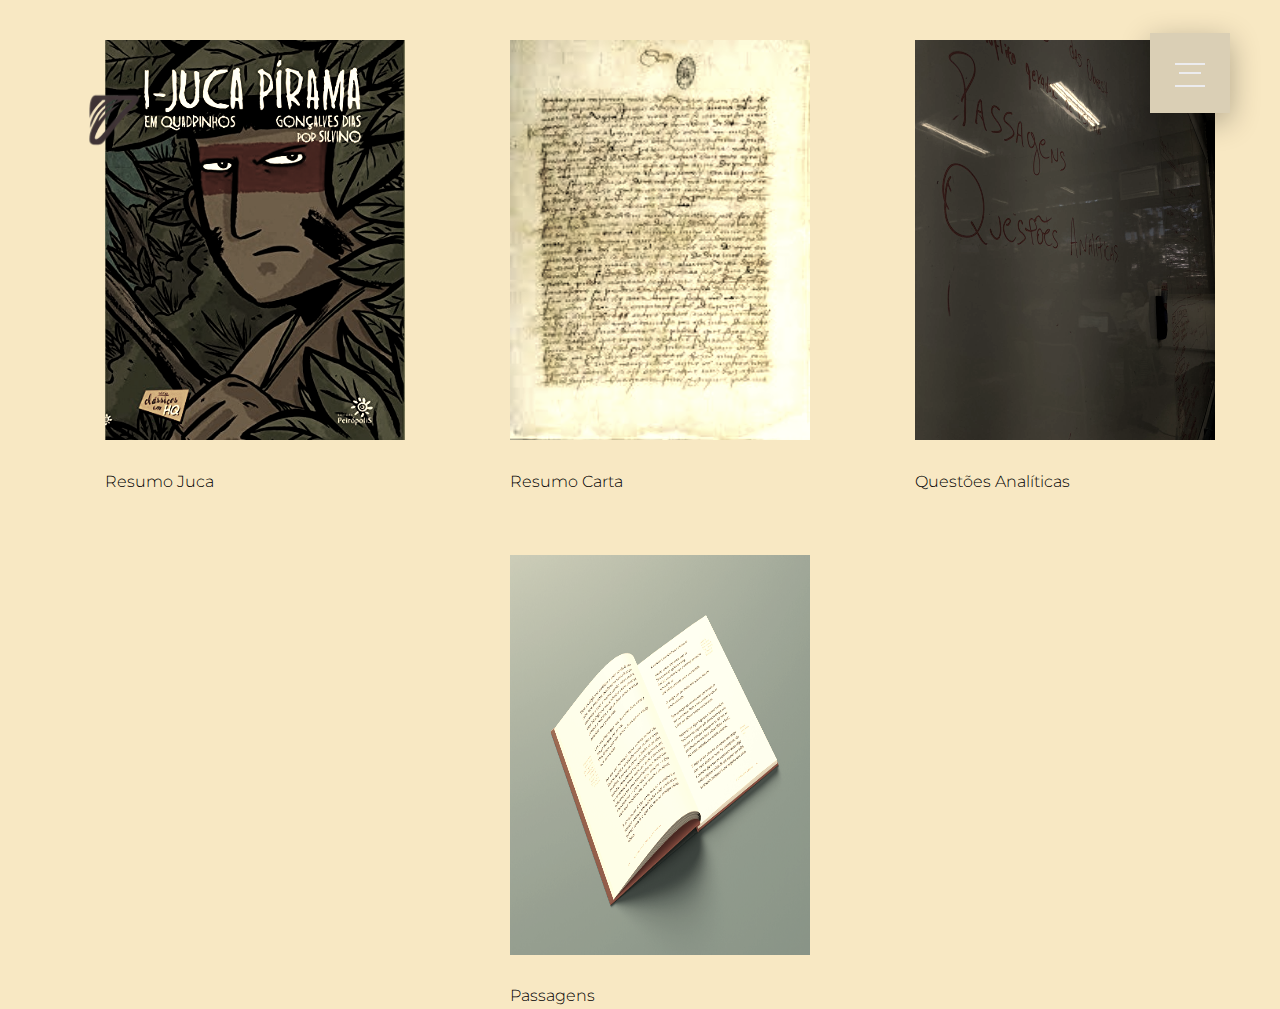
<file: index.html>
<!DOCTYPE html>
<html lang="pt-br">

<head>
    <meta charset="UTF-8">
    <meta http-equiv="X-UA-Compatible" content="IE=edge">
    <meta name="viewport" content="width=device-width, initial-scale=1.0">
    <link rel="stylesheet" href="css/index.css">
    <title>Gonçalves Dias</title>
    <link class="tmh" rel="icon" type="image/png" href="img/gonçalves.jpg" />
</head>

<body>
    <a href="src/time7.html" class="logo" target="_blank">
        <img src="img/logo.png" alt="">
    </a>

    <input class="menu-icon" type="checkbox" id="menu-icon" name="menu-icon" />
    <label for="menu-icon"></label>
    <nav class="nav">
        <ul class="pt-5">
            <li><a href="src/goncalves.html">Gonçalves Dias</a></li>
            <li><a href="src/Pero.html">Pero Vaz</a></li>
            <li><a href="src/comparacao.html">Comparação</a></li>
            <li><a href="src/obras.html">Obras</a></li>
        </ul>
    </nav>

    <section class="principal">
        <div class="imagem">
            <a href="src/resumopirama.html"><img class="img" src="img/juca.jpg" alt="Juca"></a>
            <p class="text">Resumo Juca</p>
        </div>

        <div class="imagem">
            <a href="src/resumocarta.html"><img class="img" src="img/carta.jpg" alt="Carta"></a>
            <p class="text">Resumo Carta</p>
        </div>

        <div class="imagem">
            <a href="src/analiticas.html"><img class="img" src="img/analise.jpg" alt="Análise"></a>
            <p class="text">Questões Analíticas</p>
        </div>

        <div class="imagem">
            <a href="src/passagens.html"><img class="img" src="img/livro.png" alt="Passagens"></a>
            <p class="text">Passagens</p>
        </div>
    </section>

    <section class="principal-resp">
        <section>
            <div class="imagem-resp">
                <a href="src/resumopirama.html"><img class="img" src="img/juca.jpg" alt="Juca"></a>
                <p class="text">Resumo Juca</p>
            </div>

            <div class="imagem-resp">
                <a href="src/resumocarta.html"><img class="img" src="img/carta.jpg" alt="Carta"></a>
                <p class="text">Resumo Carta</p>
            </div>
        </section>

        <section>
            <div class="imagem-resp">
                <a href=""><img class="img" src="img/analise.jpg" alt="Analise"></a>
                <p class="text">Analise</p>
            </div>

            <div class="imagem-resp">
                <a href="src/passagens.html"><img class="img" src="img/livro.png" alt="Passagens"></a>
                <p class="text">Passagens</p>
            </div>
        </section>
    </section>


</body>

</html>
</file>
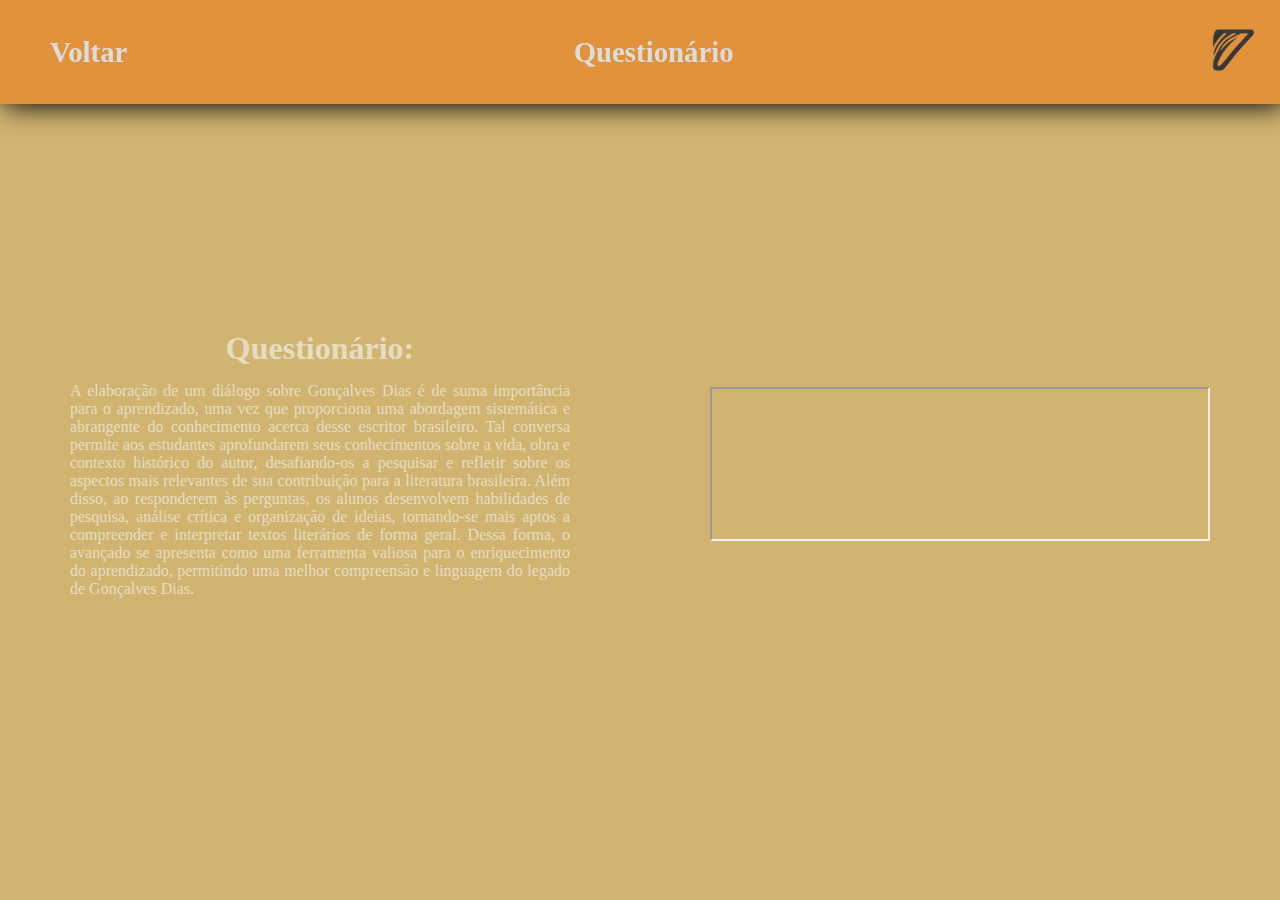
<file: src/analiticas.html>
<!DOCTYPE html>
<html lang="pt-br">
<head>
    <meta charset="UTF-8">
    <meta name="viewport" content="width=device-width, initial-scale=1.0">
    <link rel="stylesheet" href="../css/quest.css">
    <title>Questionário</title>
</head>
<body>
    <nav class="menu">
        <a href="../index.html"><h1>Voltar</h1></a>   
           <h1>Questionário</h1>
           <a href="../src/time7.html"><img class="logo" src="../img/logo.png" alt="Logo Time7"></a>
       </nav>
       <section class="principal">
        <div class="quest">
            <h1>Questionário:</h1>
            <p>
                A elaboração de um diálogo sobre Gonçalves Dias é de suma importância para o aprendizado, uma vez que proporciona uma abordagem sistemática e abrangente do conhecimento acerca desse escritor brasileiro. Tal conversa permite aos estudantes aprofundarem seus conhecimentos sobre a vida, obra e contexto histórico do autor, desafiando-os a pesquisar e refletir sobre os aspectos mais relevantes de sua contribuição para a literatura brasileira. Além disso, ao responderem às perguntas, os alunos desenvolvem habilidades de pesquisa, análise crítica e organização de ideias, tornando-se mais aptos a compreender e interpretar textos literários de forma geral. Dessa forma, o avançado se apresenta como uma ferramenta valiosa para o enriquecimento do aprendizado, permitindo uma melhor compreensão e linguagem do legado de Gonçalves Dias.
            </p>
        </div>
        <div class="quest">
            <iframe src="https://forms.office.com/Pages/ResponsePage.aspx?id=SxwFsZQ7q0GUQec6cjQv3Xbdc2SAgH9PjZHdnHCQiBtUQkFPUjlXMlhOVzIwM1FFRVJJUk0zNVZVNi4u" frameborder="1"></iframe>

        </div>
       </section>
</body>
</html>
</file>
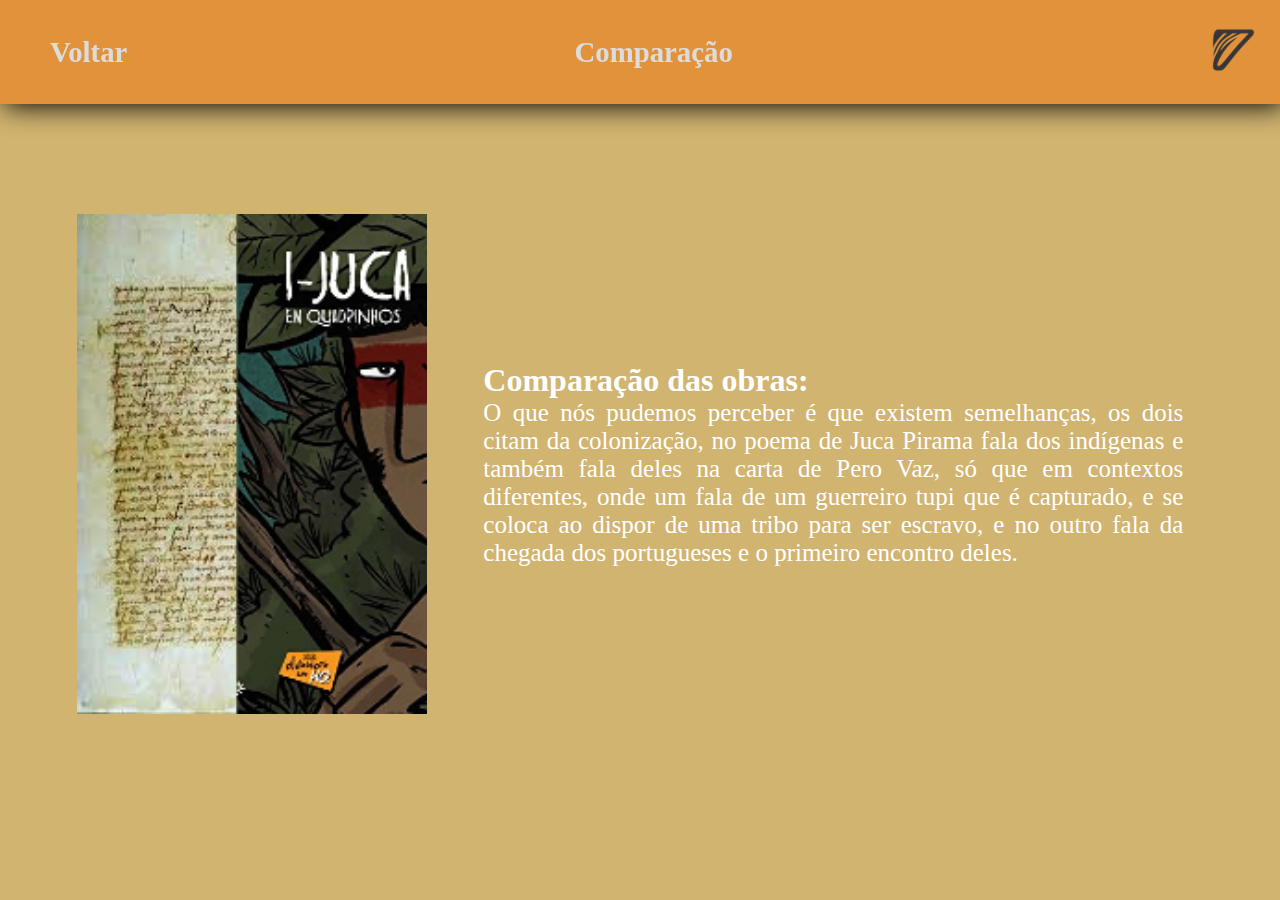
<file: src/comparacao.html>
<!DOCTYPE html>
<html lang="pt-br">

<head>
    <meta charset="UTF-8">
    <meta http-equiv="X-UA-Compatible" content="IE=edge">
    <meta name="viewport" content="width=device-width, initial-scale=1.0">
    <title>Comparação</title>
    <link rel="stylesheet" href="../css/pag_sec.css">
</head>

<body>
    <nav class="menu">
        <a href="../index.html">
            <h1>Voltar</h1>
        </a>
        <h1>Comparação</h1>
        <a href="../src/time7.html"><img class="logo" src="../img/logo.png" alt="Logo Time7"></a>
    </nav>

    <section class="principal-2">
        
        <img class="img-exp" src="../img/comparacao.jpg" alt="">

        <div>
            <div class="text">
                <h1>Comparação das obras:</h1>
                <p>O que nós pudemos perceber é que existem semelhanças, os dois citam da colonização, no poema de Juca Pirama fala dos indígenas e também fala deles na carta de Pero Vaz, só que em contextos diferentes, onde um fala de um guerreiro tupi que é capturado, e se coloca ao dispor de uma tribo para ser escravo, e no outro fala da chegada dos portugueses e o primeiro encontro deles. 
                </p>
            </div>
        </div>
    </section>

</body>

</html>
</file>
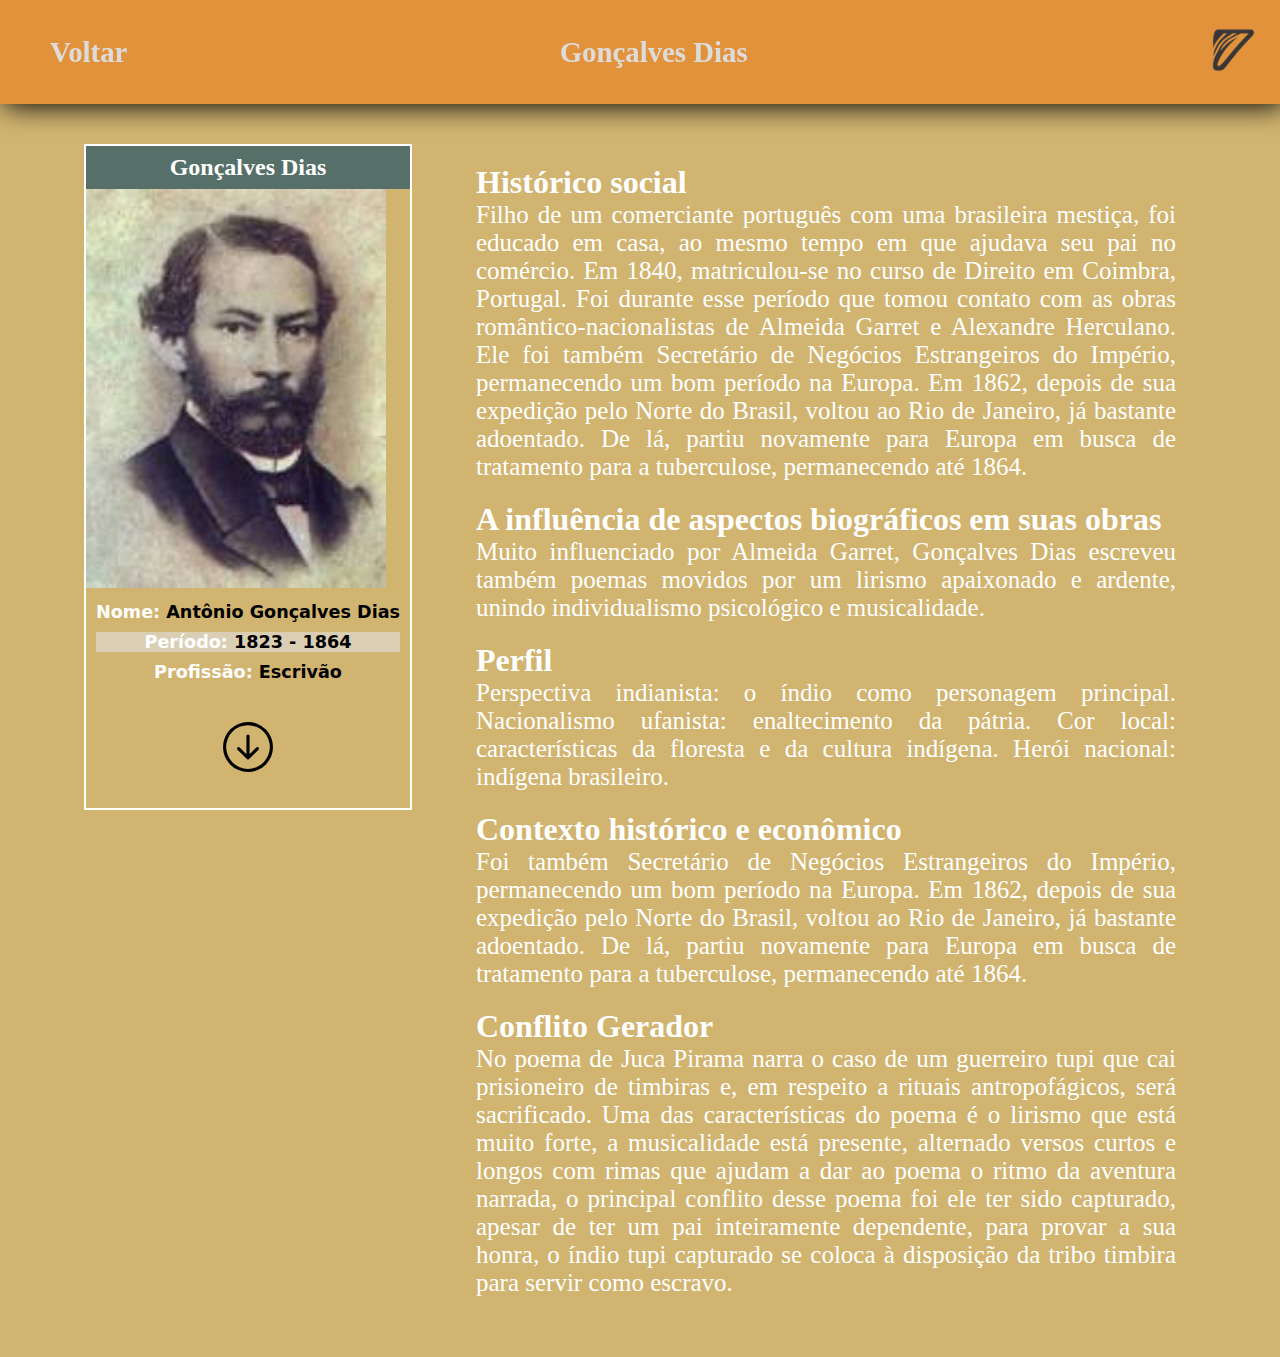
<file: src/goncalves.html>
<!DOCTYPE html>
<html lang="pt-br">

<head>
    <meta charset="UTF-8">
    <meta http-equiv="X-UA-Compatible" content="IE=edge">
    <meta name="viewport" content="width=device-width, initial-scale=1.0">
    <title>Gonçalves Dias</title>
    <link rel="stylesheet" href="../css/pag_sec.css">
</head>

<body>
    <nav class="menu">
     <a href="../index.html"><h1>Voltar</h1></a>   
        <h1>Gonçalves Dias</h1>
        <a href="../src/time7.html"><img class="logo" src="../img/logo.png" alt="Logo Time7"></a>
    </nav>

    <section class="principal">
        <div class="perfil">
            <div class="nome">
                <h2>Gonçalves Dias</h2>
            </div>
            <img src="../img/gonçalves.jpg" alt="">
            <div class="infos">
                <p><a class="a">Nome:</a> Antônio Gonçalves Dias</p>
            </div>

            <div class="infos1">
                <p><a class="a1">Período:</a> 1823 - 1864</p>
            </div>

            <div class="infos">
                <p><a class="a">Profissão:</a> Escrivão</p>
            </div>

            <div class="secoes">
                <nav>
                    <div class="menu-secoes">
                        <a href="" class="abre"><i><svg xmlns="http://www.w3.org/2000/svg" width="50" height="" fill="currentColor" class="bi bi-arrow-down-circle" viewBox="0 0 16 16">
                            <path fill-rule="evenodd" d="M1 8a7 7 0 1 0 14 0A7 7 0 0 0 1 8zm15 0A8 8 0 1 1 0 8a8 8 0 0 1 16 0zM8.5 4.5a.5.5 0 0 0-1 0v5.793L5.354 8.146a.5.5 0 1 0-.708.708l3 3a.5.5 0 0 0 .708 0l3-3a.5.5 0 0 0-.708-.708L8.5 10.293V4.5z"/>
                          </svg></i></a>
                        <div class="sub-menu">
                            <ul>
                                <li><a href="../src/Pero.html">Pero Vaz</a></li>
                                <li><a href="../src/resumocarta.html">Juca</a></li>
                                <li><a href="../src/resumocarta.html">Carta de Pero</a></li>
                                <li><a href="../src/Comparacao.html">Comparação</a></li>
                                <li><a href="../src/analiticas.html">Questões Analiticas</a></li>
                                <li><a href="../src/obras.html">Obras</a></li>
                            </ul>
                        </div>
                </nav>

            </div>
        </div>

        <div>

            <div class="text">
                <h1>Histórico social   </h1>
                <p>Filho de um comerciante português com uma brasileira mestiça, foi educado em casa, ao mesmo tempo em que ajudava seu pai no comércio. Em 1840, matriculou-se no curso de Direito em Coimbra, Portugal. Foi durante esse período que tomou contato com as obras romântico-nacionalistas de Almeida Garret e Alexandre Herculano. Ele foi também Secretário de Negócios Estrangeiros do Império, permanecendo um bom período na Europa. Em 1862, depois de sua expedição pelo Norte do Brasil, voltou ao Rio de Janeiro, já bastante adoentado. De lá, partiu novamente para Europa em busca de tratamento para a tuberculose, permanecendo até 1864.</p>
            </div>

            <div class="text">
                <h1>A influência de aspectos biográficos em suas obras</h1>
                <p>Muito influenciado por Almeida Garret, Gonçalves Dias escreveu também poemas movidos por um lirismo apaixonado e ardente, unindo individualismo psicológico e musicalidade. </p>
            </div>


            <div class="text">
                <h1>Perfil </h1>
                <p>Perspectiva indianista: o índio como personagem principal. Nacionalismo ufanista: enaltecimento da pátria. Cor local: características da floresta e da cultura indígena. Herói nacional: indígena brasileiro. </p>
            </div>
            <div class="text">
            <h1>Contexto histórico e econômico</h1>
            <p>Foi também Secretário de Negócios Estrangeiros do Império, permanecendo um bom período na Europa. Em 1862, depois de sua expedição pelo Norte do Brasil, voltou ao Rio de Janeiro, já bastante adoentado. De lá, partiu novamente para Europa em busca de tratamento para a tuberculose, permanecendo até 1864.  </p>
                </div>
        <div class="text">
            <h1>Conflito Gerador </h1>
            <p>No poema de Juca Pirama narra o caso de um guerreiro tupi que cai prisioneiro de timbiras e, em respeito a rituais antropofágicos, será sacrificado. Uma das características do poema é o lirismo que está muito forte, a musicalidade está presente, alternado versos curtos e longos com rimas que ajudam a dar ao poema o ritmo da aventura narrada, o principal conflito desse poema foi ele ter sido capturado, apesar de ter um pai inteiramente dependente, para provar a sua honra, o índio tupi capturado se coloca à disposição da tribo timbira para servir como escravo. </p>
        </div>

    </section>

</body>

</html>
</file>
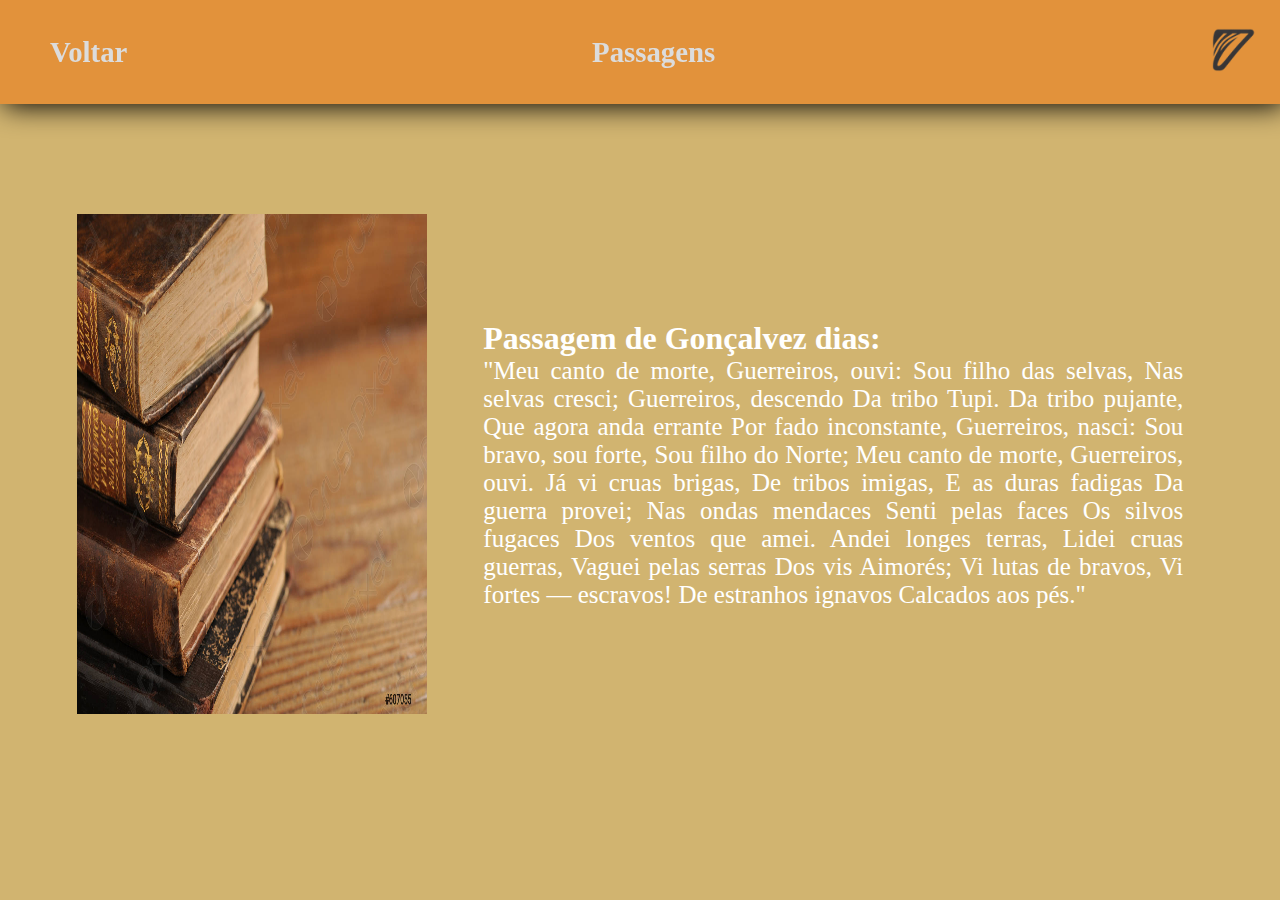
<file: src/passagens.html>
<!DOCTYPE html>
<html lang="pt-br">

<head>
    <meta charset="UTF-8">
    <meta http-equiv="X-UA-Compatible" content="IE=edge">
    <meta name="viewport" content="width=device-width, initial-scale=1.0">
    <title>Passagens</title>
    <link rel="stylesheet" href="../css/pag_sec.css">
</head>

<body>
    <nav class="menu">
        <a href="../index.html">
            <h1>Voltar</h1>
        </a>
        <h1>Passagens</h1>
        <a href="../src/time7.html"><img class="logo" src="../img/logo.png" alt="Logo Time7"></a>
    </nav>

    <section class="principal-2">
        
        <img class="img-exp" src="../img/livro.jpg" alt="">

        <div>
            <div class="text">
                <h1>Passagem de Gonçalvez dias:</h1>
                <p>  "Meu canto de morte, Guerreiros, ouvi: Sou filho das selvas, Nas selvas cresci; Guerreiros, descendo Da tribo Tupi. Da tribo pujante, Que agora anda errante Por fado inconstante, Guerreiros, nasci: Sou bravo, sou forte, Sou filho do Norte; Meu canto de morte, Guerreiros, ouvi. Já vi cruas brigas, De tribos imigas, E as duras fadigas Da guerra provei; Nas ondas mendaces Senti pelas faces Os silvos fugaces Dos ventos que amei. Andei longes terras, Lidei cruas guerras, Vaguei pelas serras Dos vis Aimorés; Vi lutas de bravos, Vi fortes — escravos! De estranhos ignavos Calcados aos pés." 
                </p>
            </div>
        </div>
    </section>

</body>

</html>
</file>
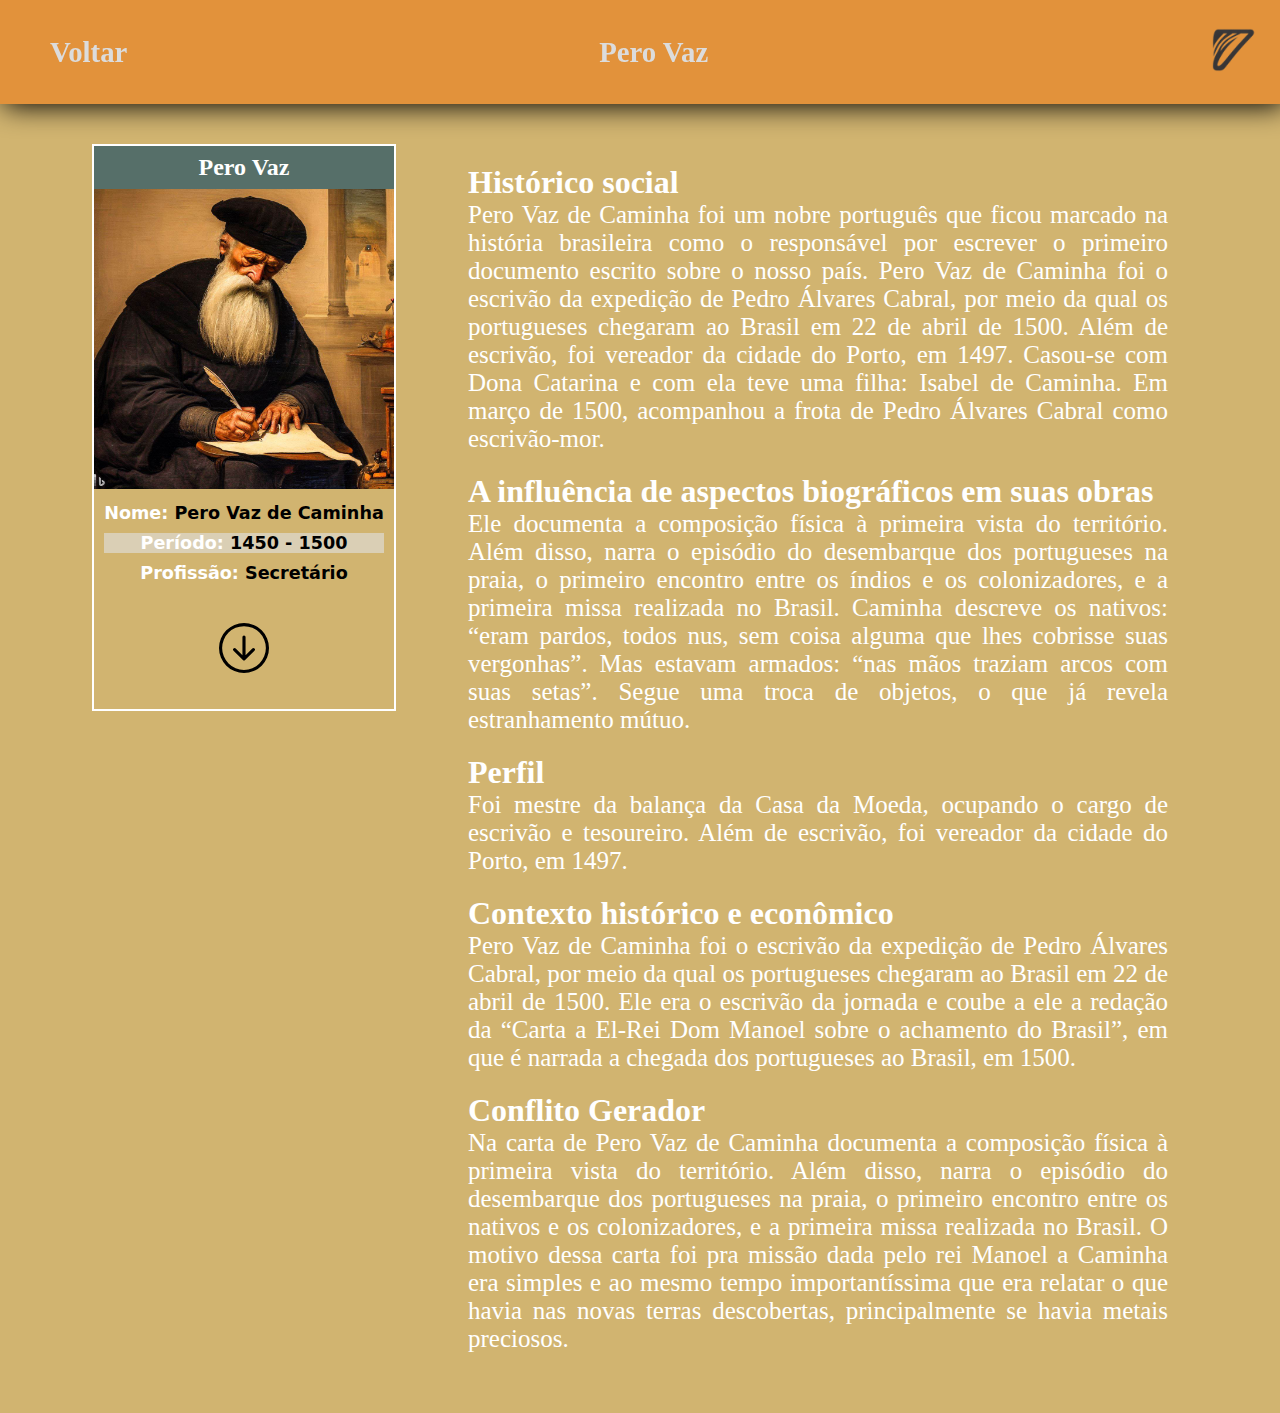
<file: src/Pero.html>
<!DOCTYPE html>
<html lang="pt-br">

<head>
    <meta charset="UTF-8">
    <meta http-equiv="X-UA-Compatible" content="IE=edge">
    <meta name="viewport" content="width=device-width, initial-scale=1.0">
    <title>Pero Vaz</title>
    <link rel="stylesheet" href="../css/pag_sec.css">
</head>

<body>
    <nav class="menu">
     <a href="../index.html"><h1>Voltar</h1></a>   
        <h1>Pero Vaz</h1>
        <a href="../src/time7.html"><img class="logo" src="../img/logo.png" alt="Logo Time7"></a>
    </nav>

    <section class="principal">
        <div class="perfil">
            <div class="nome">
                <h2>Pero Vaz</h2>
            </div>
            <img src="../img/pero_vaz.png" alt="">
            <div class="infos">
                <p><a class="a">Nome:</a> Pero Vaz de Caminha</p>
            </div>

            <div class="infos1">
                <p><a class="a1">Período:</a> 1450 - 1500</p>
            </div>

            <div class="infos">
                <p><a class="a">Profissão:</a> Secretário</p>
            </div>

            <div class="secoes">
                <nav>
                    <div class="menu-secoes">
                        <a href="" class="abre"><i><svg xmlns="http://www.w3.org/2000/svg" width="50" height="" fill="currentColor" class="bi bi-arrow-down-circle" viewBox="0 0 16 16">
                            <path fill-rule="evenodd" d="M1 8a7 7 0 1 0 14 0A7 7 0 0 0 1 8zm15 0A8 8 0 1 1 0 8a8 8 0 0 1 16 0zM8.5 4.5a.5.5 0 0 0-1 0v5.793L5.354 8.146a.5.5 0 1 0-.708.708l3 3a.5.5 0 0 0 .708 0l3-3a.5.5 0 0 0-.708-.708L8.5 10.293V4.5z"/>
                          </svg></i></a>
                        <div class="sub-menu">
                            <ul>
                                <li><a href="../src/goncalves.html">Gonçalves dias</a></li>
                                <li><a href="../src/resumopirama.html">Juca</a></li>
                                <li><a href="../src/resumocarta.html">Carta de Pero</a></li>
                                <li><a href="../src/Comparacao.html">Comparação</a></li>
                                <li><a href="../src/analiticas.html">Questões Analiticas</a></li>
                                <li><a href="../src/obras.html">Obras</a></li>
                            </ul>
                        </div>
                </nav>

            </div>
        </div>

        <div>

            <div class="text">
                <h1>Histórico social    </h1>
                <p>Pero Vaz de Caminha foi um nobre português que ficou marcado na história brasileira como o responsável por escrever o primeiro documento escrito sobre o nosso país. Pero Vaz de Caminha foi o escrivão da expedição de Pedro Álvares Cabral, por meio da qual os portugueses chegaram ao Brasil em 22 de abril de 1500. Além de escrivão, foi vereador da cidade do Porto, em 1497. Casou-se com Dona Catarina e com ela teve uma filha: Isabel de Caminha. Em março de 1500, acompanhou a frota de Pedro Álvares Cabral como escrivão-mor. </p>
            </div>

            <div class="text">
                <h1>A influência de aspectos biográficos em suas obras</h1>
                <p>Ele documenta a composição física à primeira vista do território. Além disso, narra o episódio do desembarque dos portugueses na praia, o primeiro encontro entre os índios e os colonizadores, e a primeira missa realizada no Brasil. Caminha descreve os nativos: “eram pardos, todos nus, sem coisa alguma que lhes cobrisse suas vergonhas”. Mas estavam armados: “nas mãos traziam arcos com suas setas”. Segue uma troca de objetos, o que já revela estranhamento mútuo. 
            </div>


            <div class="text">
                <h1>Perfil </h1>
                <p>Foi mestre da balança da Casa da Moeda, ocupando o cargo de escrivão e tesoureiro. Além de escrivão, foi vereador da cidade do Porto, em 1497. </p>
            </div>
            <div class="text">
            <h1>Contexto histórico e econômico</h1>
            <p>Pero Vaz de Caminha foi o escrivão da expedição de Pedro Álvares Cabral, por meio da qual os portugueses chegaram ao Brasil em 22 de abril de 1500. Ele era o escrivão da jornada e coube a ele a redação da “Carta a El-Rei Dom Manoel sobre o achamento do Brasil”, em que é narrada a chegada dos portugueses ao Brasil, em 1500.   </p>
                </div>
        <div class="text">
            <h1>Conflito Gerador </h1>
            <p>Na carta de Pero Vaz de Caminha documenta a composição física à primeira vista do território. Além disso, narra o episódio do desembarque dos portugueses na praia, o primeiro encontro entre os nativos e os colonizadores, e a primeira missa realizada no Brasil. O motivo dessa carta foi pra missão dada pelo rei Manoel a Caminha era simples e ao mesmo tempo importantíssima que era relatar o que havia nas novas terras descobertas, principalmente se havia metais preciosos. 

            </p>
        </div>

    </section>

</body>

</html>
</file>
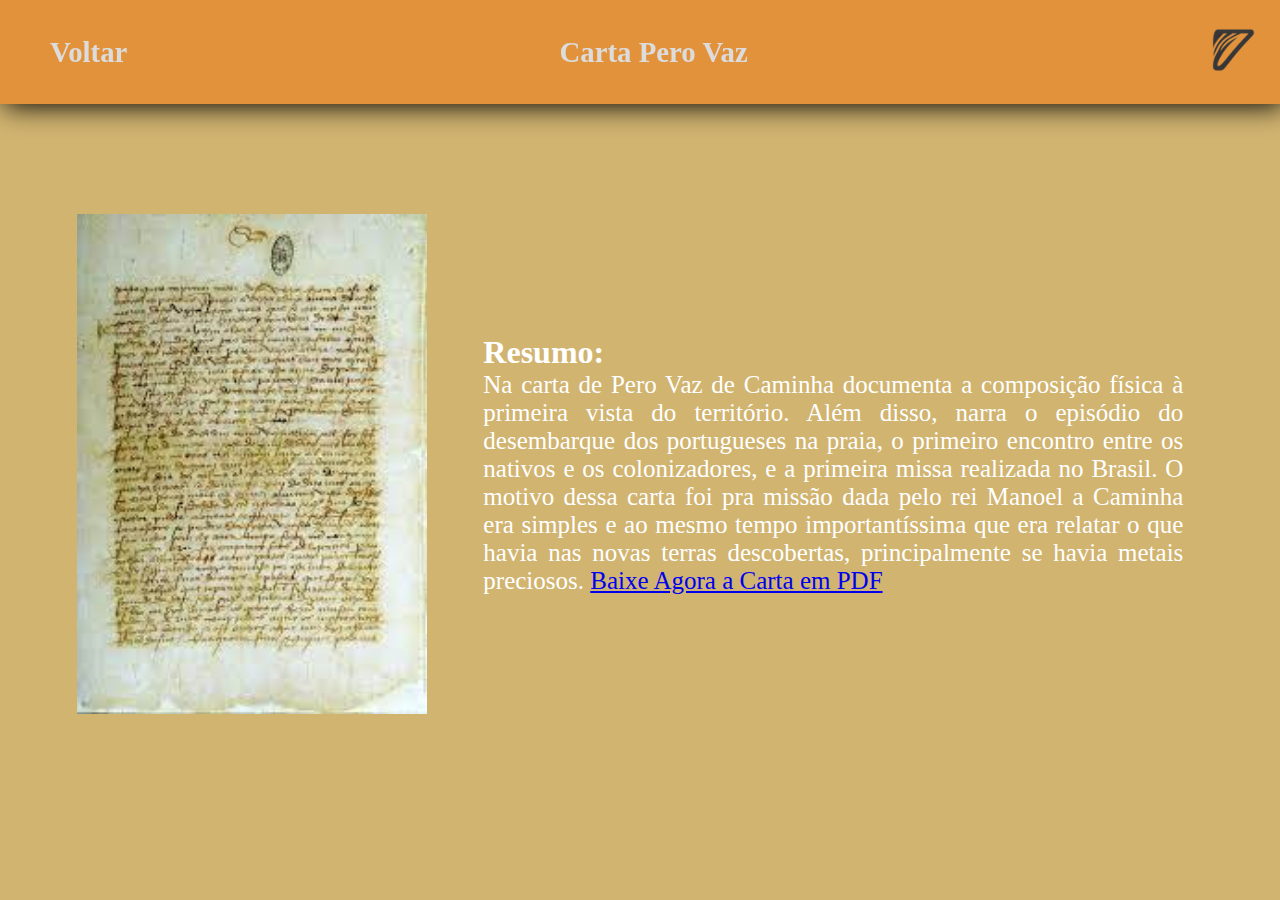
<file: src/resumocarta.html>
<!DOCTYPE html>
<html lang="pt-br">

<head>
    <meta charset="UTF-8">
    <meta http-equiv="X-UA-Compatible" content="IE=edge">
    <meta name="viewport" content="width=device-width, initial-scale=1.0">
    <title>Carta</title>
    <link rel="stylesheet" href="../css/pag_sec.css">
</head>

<body>
    <nav class="menu">
        <a href="../index.html">
            <h1>Voltar</h1>
        </a>
        <h1>Carta Pero Vaz</h1>
        <a href="../src/time7.html"><img class="logo" src="../img/logo.png" alt="Logo Time7"></a>
    </nav>

    <section class="principal-2">
        
        <img class="img-exp" src="../img/carta.jpg" alt="">

        <div>
            <div class="text">
                <h1>Resumo:</h1>
                <p>Na carta de Pero Vaz de Caminha documenta a composição física à primeira vista do território. Além disso, narra o episódio do desembarque dos portugueses na praia, o primeiro encontro entre os nativos e os colonizadores, e a primeira missa realizada no Brasil. O motivo dessa carta foi pra missão dada pelo rei Manoel a Caminha era simples e ao mesmo tempo importantíssima que era relatar o que havia nas novas terras descobertas, principalmente se havia metais preciosos. 

                    <a href="carta-pero-vaz.pdf" download="Carta-pero">Baixe Agora a Carta em PDF</a>
                </p>
            </div>
        </div>
    </section>

</body>

</html>
</file>
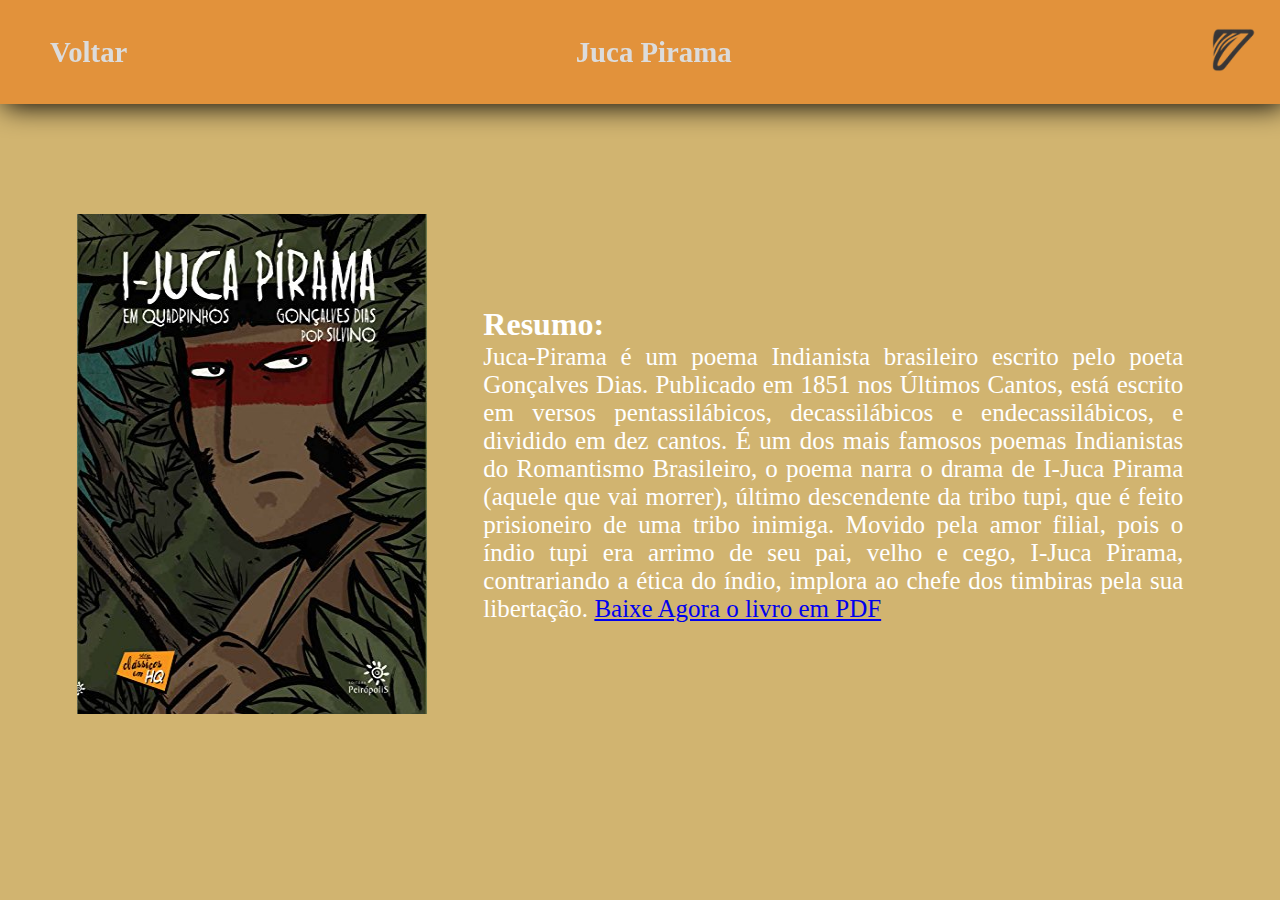
<file: src/resumopirama.html>
<!DOCTYPE html>
<html lang="pt-br">

<head>
    <meta charset="UTF-8">
    <meta http-equiv="X-UA-Compatible" content="IE=edge">
    <meta name="viewport" content="width=device-width, initial-scale=1.0">
    <title>Juca Pirama</title>
    <link rel="stylesheet" href="../css/pag_sec.css">
</head>

<body>
    <nav class="menu">
        <a href="../index.html">
            <h1>Voltar</h1>
        </a>
        <h1>Juca Pirama</h1>
        <a href="../src/time7.html"><img class="logo" src="../img/logo.png" alt="Logo Time7"></a>
    </nav>

    <section class="principal-2">
        
        <img class="img-exp" src="../img/juca.jpg" alt="">

        <div>
            <div class="text">
                <h1>Resumo:</h1>
                <p>Juca-Pirama é um poema Indianista brasileiro escrito pelo poeta Gonçalves Dias. 
                    Publicado em 1851 nos Últimos Cantos, está escrito em versos pentassilábicos, decassilábicos e endecassilábicos, e dividido em dez cantos. É um dos mais famosos poemas Indianistas do Romantismo Brasileiro, o poema narra o drama de I-Juca Pirama (aquele que vai morrer), último descendente da tribo tupi, que é feito prisioneiro de uma tribo inimiga. Movido pela amor filial, pois o índio tupi era arrimo de seu pai, velho e cego, I-Juca Pirama, 
                    contrariando a ética do índio, implora ao chefe dos timbiras pela sua libertação.

                    <a href="jucapirama.pdf" download="Juca-Pirama">Baixe Agora o livro em PDF</a>
                </p>
            </div>
        </div>
    </section>

</body>

</html>
</file>
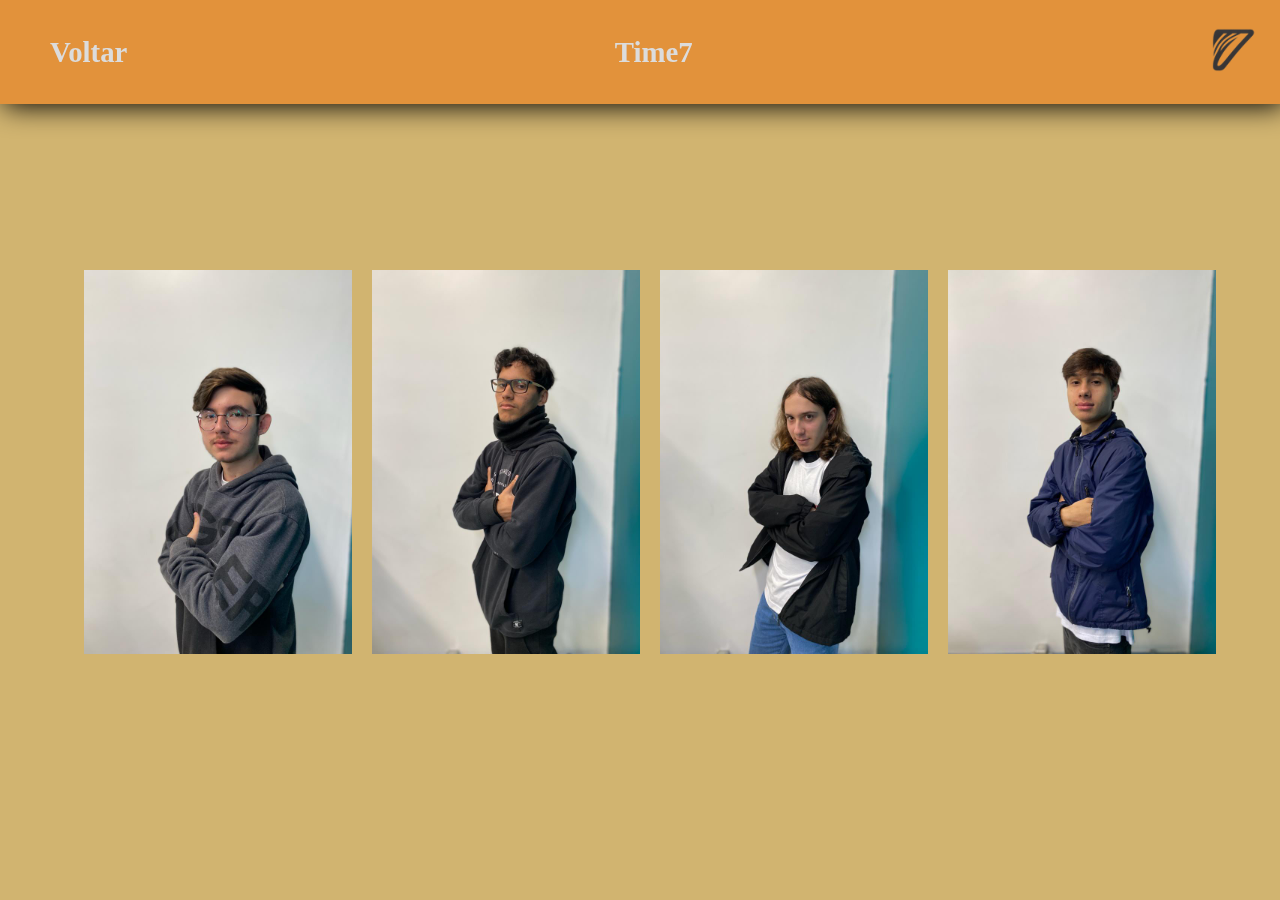
<file: src/time7.html>
<!DOCTYPE html>
<html lang="pt-br">

<head>
    <meta charset="UTF-8">
    <meta name="viewport" content="width=device-width, initial-scale=1.0">
    <title>Time7</title>
    <link rel="stylesheet" href="../css/time7.css">
</head>

<body>
    <nav class="menu">
        <a href="../index.html">
            <h1>Voltar</h1>
        </a>
        <h1>Time7</h1>
        <a href="../src/time7.html"><img class="logo" src="../img/logo.png" alt="Logo Time7"></a>
    </nav>
    <section class="sobre principio meio">

        <div class="row">
            <div class="nos-teste">
                <img src="../img/alysson.jpeg" alt="">
                <div class="camada">
                    <h2>Alysson</h2>
                    <h3>ScrumMaster</h3>
                    <p>Desenvolveu parte do site e cordenou a equipe</p>
                </div>
            </div>
        </div>

        <div class="row">
            <div class="nos-teste">
                <img src="../img/matheus.jpeg" alt="">
                <div class="camada">
                    <h2>Matheus</h2>
                    <h3>Product Owner</h3>
                    <p>Desenvolveu parte do site e compreendeu as exigências</p>
                </div>
            </div>
        </div>

        <div class="row">
            <div class="nos-teste">
                <img src="../img/nikola.jpeg" alt="">
                <div class="camada">
                    <h2>Nikolas</h2>
                    <h3>Integrante do time</h3>
                    <p>Desenvolveu parte do site e desenhou os layouts</p>
                </div>
            </div>
        </div>

        <div class="row">
            <div class="nos-teste">
                <img src="../img/joaop.jpeg" alt="">
                <div class="camada">
                    <h2>João Paulo</h2>
                    <h3>Integrante do time</h3>
                    <p>Desenvolveu parte do site e foi designer</p>
                </div>
            </div>
        </div>
    </section>

</body>

</html>
</file>
<file: css/index.css>
@import url(menu.css);

* {
    margin: 0;
    padding: 0;
    box-sizing: border-box;
}

.principal {
    display: flex;
    justify-content: center;
    flex-wrap: wrap;
    align-items: center;
    height: 100%;
    justify-content: space-evenly;
}

.quadros {
    display: flex;
    flex-wrap: wrap;
    justify-content: center;
    max-width: 1000px;
    width: 100%;
}

.imagem {
    margin: 40px;
    max-width: 300px;
    width: 100%;
    margin: 20px;
}

.img {
    max-width: 300px;
    width: 100%;
    max-height: 100%;
    height: 400px;
    margin: 20px;
    filter: drop-shadow(1px 1px 10px black);
}

.img {
    filter: saturate(0.6);
}

.img {
    filter: contrast(1.1) saturate(1.9) sepia(0.7) grayscale(0.3);
}

.img:before {
    z-index: 2;
    mix-blend-mode: multiply;
    box-shadow: 0 0 250px brown inset;
    background: rgba(125, 100, 0, 0.3);
}

.img:after {
    z-index: 3;
    mix-blend-mode: hard-light;
    box-shadow: 0 0 150px pink inset;
    background: rgba(198, 155, 0, 0.3);
}

.text {
    font-size: 1rem;
    color: black;
    margin-left: 20px;
}

.img:hover {
    filter: blur(40%);
    filter: brightness(50%);
    box-shadow: 10px 10px 20px black;
    transition: 0.5s;
}

.principal-resp {
    display: none;
}

@media screen and (max-width: 500px) {
    .principal {
        display: none;
    }

    .principal-resp {
        display: flex;
        justify-content: center;
        align-items: center;
        max-width: 8500px;
        height: 100%;
    }

    .imagem-resp img{
        max-width: 160px;
        max-height: 200px;
    }
    
}
</file>
<file: css/quest.css>
* {
    margin: 0;
    padding: 0;
    box-sizing: border-box;
}

body {
    color: #E6DCC3;
    background-color: #d1b470;
    overflow: hidden;
    background-image: url('https://s3-us-west-2.amazonaws.com/s.cdpn.io/1462889/pat-back.svg');
    background-position: center;
    background-repeat: repeat;
    background-size: 4%;
    height: 100vh;
    width: 100%;
    overflow-y: scroll;
}

.menu{
    display: flex;
    align-items: center;
    background-color: #E2923B;
    max-width: 100%;
    padding-left: 50px;
    filter: drop-shadow(4px 2px 14px black);
    justify-content: space-between;
}

.menu h1 {
    font-weight: bold;
    font-size: 1.8rem;
    color: #dcdcdc;
}

.gap{
    gap: 80px;
}

.logo {
    max-width: 100px;
    width: 100%;
    filter: grayscale(90%);
}

.logo:hover {
    filter: drop-shadow(5px 2px 13px black);
}

.menu a h1::before{
    content: " ";
    width: 0px;
    height: 4px;
    transition: 0.5s;
    position: absolute;
    background-color: #566F69;
    margin-bottom: 2px;
}

.menu a h1:hover::before{
    width: 80px;
}

.menu a{
    text-decoration: none;
}
.principal{
    display: flex;
    justify-content: space-around;
    align-items: center;
    max-width: 100%;
    width: 100%;
    height: 80%;
    flex-wrap: wrap;
}
.quest{
    display: flex;
    max-width: 500px;
    width: 100%;
    text-align: justify;
    align-items: center;
    justify-content: center;
    flex-direction: column;
    gap: 15px;
    margin: 20px;
}
.quest h1{
    text-align: center;
}

.quest iframe{
    width: 100%;
}

.quest p{
    font-size: 1rem;
}
</file>
<file: css/pag_sec.css>
* {
    margin: 0;
    padding: 0;
    box-sizing: border-box;
}

body {
    color: #E6DCC3;
    background-color: #d1b470;
    overflow: hidden;
    background-image: url('https://s3-us-west-2.amazonaws.com/s.cdpn.io/1462889/pat-back.svg');
    background-position: center;
    background-repeat: repeat;
    background-size: 4%;
    height: 100vh;
    width: 100%;
    overflow-y: scroll;
}

.menu{
    display: flex;
    align-items: center;
    background-color: #E2923B;
    max-width: 100%;
    padding-left: 50px;
    filter: drop-shadow(4px 2px 14px black);
    justify-content: space-between;
}

.menu h1 {
    font-weight: bold;
    font-size: 1.8rem;
    color: #dcdcdc;
}

.gap{
    gap: 80px;
}

.logo {
    max-width: 100px;
    width: 100%;
    filter: grayscale(90%);
}

.logo:hover {
    filter: drop-shadow(5px 2px 13px black);
}

.principal-2 {
    display: flex;
    height: 80%;
    justify-content: space-evenly;
    align-items: center;
    padding: 40px;
    flex-wrap: wrap;
}

.principal {
    display: flex;
    justify-content: space-evenly;
    padding: 40px;
}

.perfil {
    max-width: 100%;
    border: 2px solid white;
    height: 100%;
}

.perfil img {
    max-width: 300px;
    width: 100%;
    max-height: 400px;
    height: 100%;
}

.secoes {
    display: flex;
    justify-content: center;
    padding: 30px;
}

.secoes a {
    margin: 10px;
    font-size: 1.4rem;
    text-decoration: none;
    color: black;
}

.text {
    margin: 20px;
    max-width: 700px;
    text-align: justify;
}

.text p {
    color: #fff;
    font-size: 25px;
}

.text h1 {
    color: #fff;
    font-size: 30pxss;
}

.nome {
    display: flex;
    align-items: center;
    justify-content: center;
    padding: 8px;
    background-color: #566F69;

}

.nome h2 {
    color: #fff;
}

.infos {
    display: flex;
    justify-content: center;
    margin: 10px;
}

.infos p {
    font-size: 1.1rem;
    font-weight: bold;
    font-family: system-ui, -apple-system, BlinkMacSystemFont, 'Segoe UI', Roboto, Oxygen, Ubuntu, Cantarell, 'Open Sans', 'Helvetica Neue', sans-serif;
    color: black;
}

.a {
    color: #fff;
    font-weight: bold;
}

.infos1 {
    display: flex;
    justify-content: center;
    margin: 10px;
    background-color: #DACFB5;
}

.infos1 p {
    font-size: 1.1rem;
    font-weight: bold;
    font-family: system-ui, -apple-system, BlinkMacSystemFont, 'Segoe UI', Roboto, Oxygen, Ubuntu, Cantarell, 'Open Sans', 'Helvetica Neue', sans-serif;
    color: black;
}

.a1 {
    color: #fff;
}


.abre {
    color: white;
    text-decoration: none;
    margin-bottom: 30px;
}

.sub-menu {
    width: 200px;
    display: none;
    position: absolute;
    background-color: #5B7164;
    margin-top: 2px;
    border-radius: 20px;
    text-align: center;
}

.menu-secoes:hover .sub-menu {
    display: block;
}

ul {
    list-style: none;
}

.a3 {
    color: #fff;
}

.sub-menu a {
    color: #fff;
}

.sub-menu ul li:hover{
    background-color: rgb(62, 104, 45);
    border-radius: 20px;
}

.menu a h1::before{
    content: " ";
    width: 0px;
    height: 4px;
    transition: 0.5s;
    position: absolute;
    background-color: #566F69;
    margin-bottom: 2px;
}

.menu a h1:hover::before{
    width: 80px;
}

.menu a{
    text-decoration: none;
}

.img-exp{
    max-width: 350px;
    width: 100%;
    max-height: 500px;
    height: 100%;
}
</file>
<file: css/time7.css>
* {
    margin: 0;
    padding: 0;
    box-sizing: border-box;
}

body {
    color: #E6DCC3;
    background-color: #d1b470;
    overflow: hidden;
    background-image: url('https://s3-us-west-2.amazonaws.com/s.cdpn.io/1462889/pat-back.svg');
    background-position: center;
    background-repeat: repeat;
    background-size: 4%;
    height: 100vh;
    width: 100%;
    overflow-y: scroll;
}

.menu{
    display: flex;
    align-items: center;
    background-color: #E2923B;
    max-width: 100%;
    padding-left: 50px;
    filter: drop-shadow(4px 2px 14px black);
    justify-content: space-between;
}

.menu h1 {
    font-weight: bold;
    font-size: 1.8rem;
    color: #dcdcdc;
}

.menu a h1::before{
    content: " ";
    width: 0px;
    height: 4px;
    transition: 0.5s;
    position: absolute;
    background-color: #566F69;
    margin-bottom: 2px;
}

.menu a h1:hover::before{
    width: 80px;
}

.menu a{
    text-decoration: none;
}

.gap{
    gap: 80px;
}

.logo {
    max-width: 100px;
    width: 100%;
    filter: grayscale(90%);
}

.logo:hover {
    filter: drop-shadow(5px 2px 13px black);
}

.principio{
    display: flex;
    justify-content: space-between;
}
.sobre{
    width: 80%;
    margin: auto;
    text-align: center;
    padding-top: 30px;
}

.nos-teste{
    flex-basis: 32%;
    border-radius: 10px;
    margin-bottom: 30px;
    position: relative;
    overflow: hidden;
}
.nos-teste img{
    width: 100%;
    max-width: 3000px;
    margin: 20px;
}
.camada{
  background: transparent;
  height: 100%;
  width:100%;
  position: absolute;
  top: 0;
  left: 0;
  transition: 0.5s;
}
.camada:hover{
    background: rgba(226,0,0,0.7);
}
.camada h2{
    width: 100%;
    font-weight: 500;
    color: #fff;
    font-size: 26px;
    bottom: 0;
    left: 50%;
    transform: translateX(-50%);
    position: absolute;
    opacity: 0;
    transition: 0.5s;
}
.camada:hover h2{
    bottom: 70%;
    opacity: 1;
}
.camada h3{
    width: 100%;
    font-weight: 500;
    color: #fff;
    font-size: 26px;
    bottom: 0;
    left: 50%;
    transform: translateX(-50%);
    position: absolute;
    opacity: 0;
    transition: 0.5s;
}
.camada:hover h3{
    bottom: 80%;
    opacity: 1;
}
.camada p{
    width: 100%;
    font-weight: 200;
    color: #fff;
    font-size: clamp(0.5em, 0.5em + 0.5vw, 1em);
    bottom: 0;
    left: 50%;
    transform: translateX(-50%);
    position: absolute;
    opacity: 0;
    transition: 0.5s;
}
.camada:hover p{
    bottom: 50%;
    opacity: 1;
}

.meio{
    display: flex;
    width: 90%;
    height: 80%;
    align-items: center;
}
</file>
